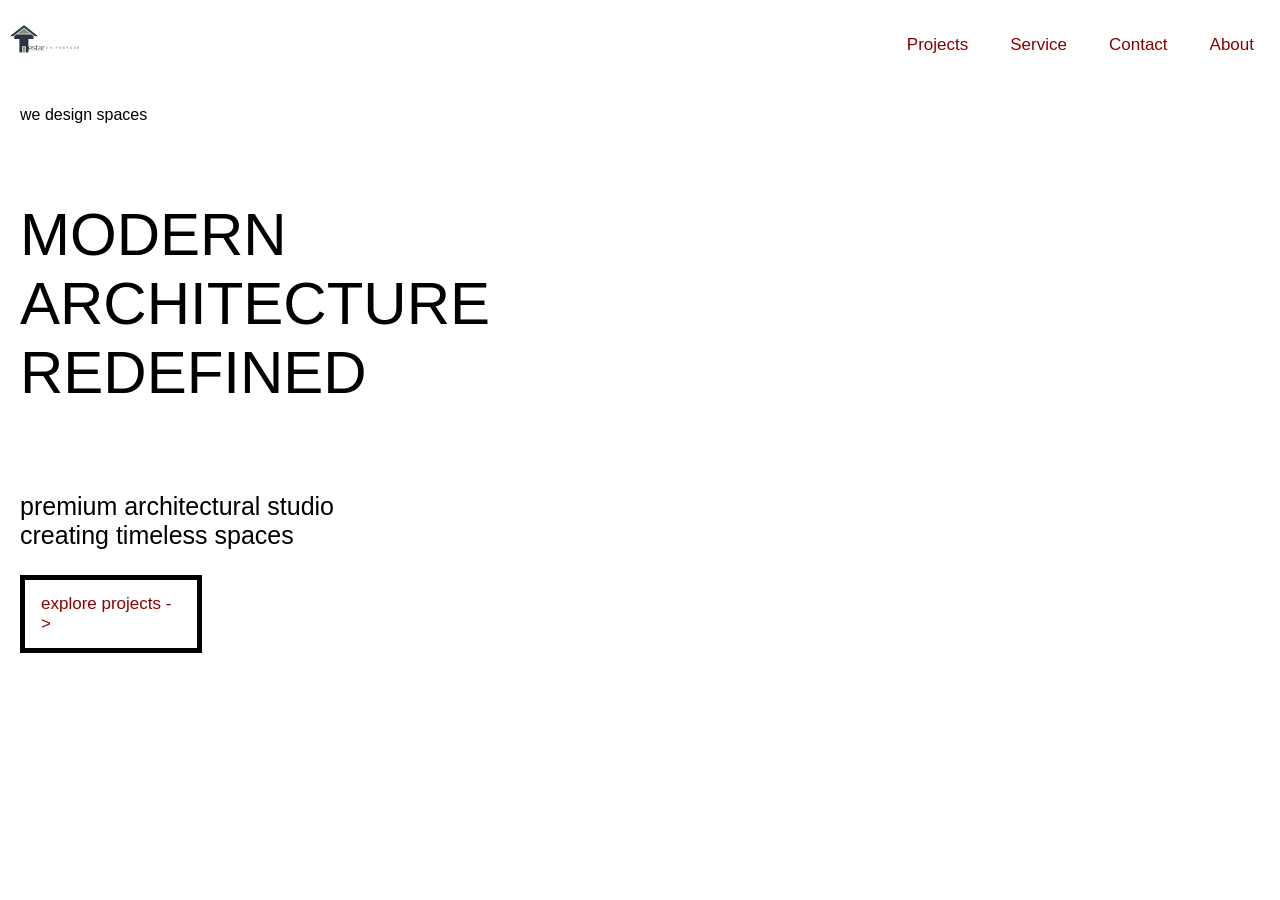
<file: index.html>
<!doctype html>
<html lang="en">
  <head>
    <meta charset="UTF-8" />
    <meta name="viewport" content="width=device-width, initial-scale=1.0" />

    <title>Estar Chitecture</title>
    <style>
      html, body {
  height: 100%;
  margin: 0;
}

body {
  background-image: url("https://images.pexels.com/photos/31592973/pexels-photo-31592973.jpeg");
  background-size: cover;
  background-repeat: no-repeat;
  background-position: center;
}
      .project {
        border: 5px solid black;
        width: 182px;
      }
     
    </style>
    <link rel="stylesheet" href="main.css" />

    <link rel="icon" href="chitecture-v.2-removebg-preview.png" />
  </head>

  <body>
    <div class="topnav">
      <img src="favicon-removebg-preview.png" class="logo" />

      <div class="nav-links">
        <a class="active" href="SMTH.html">Projects</a>
        <a href="comeon.html">Service</a>
        <a href="new.html">Contact</a>
        <a href="hi.html">About</a>
      </div>
    </div>
    <div style="display: flex; margin-left: 20px">
      <p class="subtitle">we design spaces</p>
    </div>

    <div class="modern" style="display: flex; flex-direction: row; margin-left: 20px">
      <p class="headline" style="font-size: 60px">
        MODERN <br />
        ARCHITECTURE <br />
        REDEFINED
      </p>
    </div>
    <div style="display: flex; margin-left: 20px">
      <p class="description" style="font-size: 25px">
        premium architectural studio <br />
        creating timeless spaces
      </p>
    </div>
    <div class="nav-links project" style="display: flex; margin-left: 20px">
      <a href="SMTH.html"> explore projects -> </a>
    </div>
  </body>
</html>
</file>
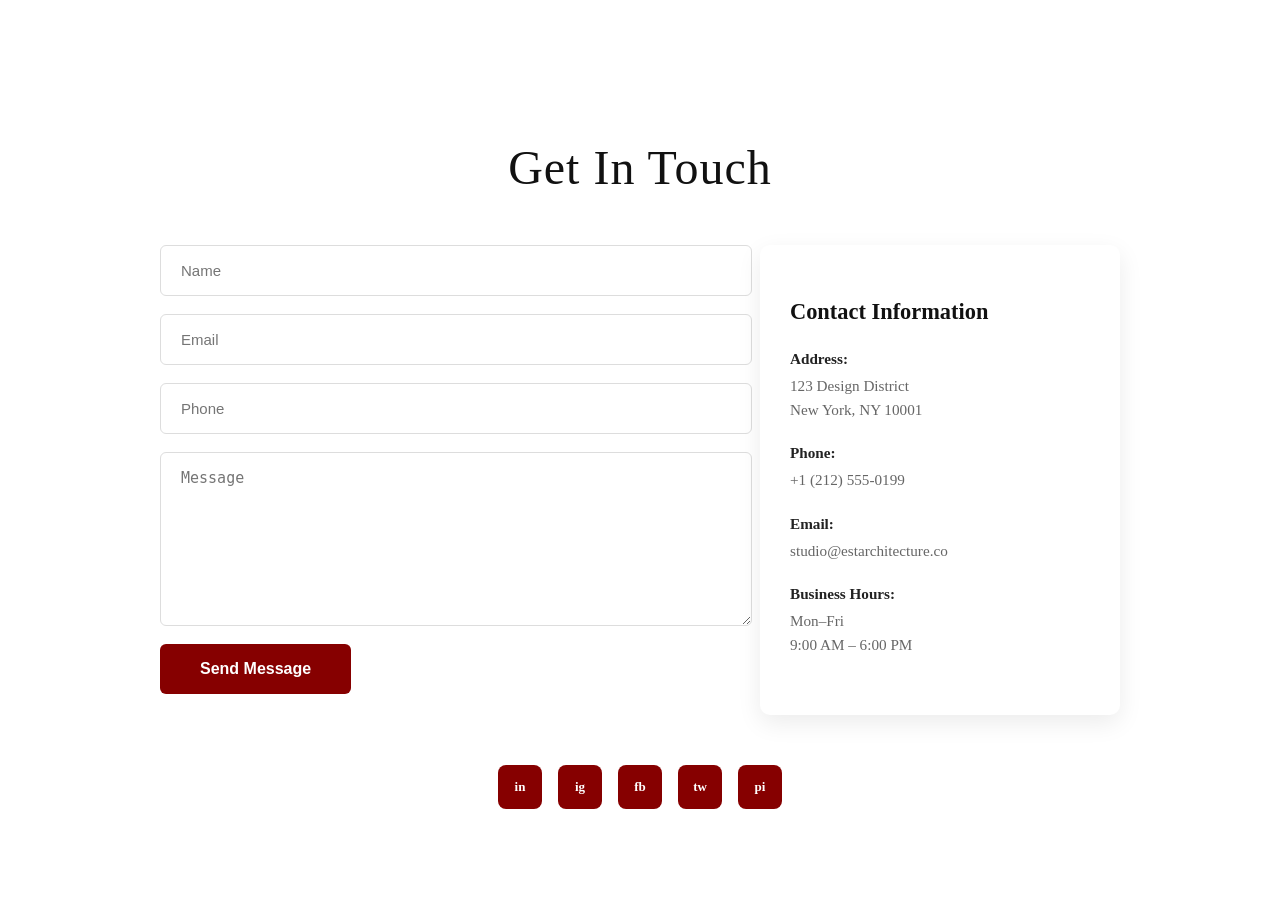
<file: new.html>
<!doctype html>
<html lang="en">
  <head>
    <meta charset="UTF-8" />
    <meta name="viewport" content="width=device-width, initial-scale=1.0" />
    <title>Document</title>
    <style>
      .contact-container {
        max-width: 1100px;
        margin: 0 auto;
        padding: 100px 40px 80px;
        text-align: center;
      }

      .contact-container h1 {
        font-size: 3rem;
        font-weight: 300;
        color: #111;
        margin-bottom: 50px;
        letter-spacing: 1px;
      }

      .contact-content {
        display: flex;
        gap: 50px;
        justify-content: center;
        align-items: flex-start;
        margin-bottom: 50px;
      }

      .contact-form-wrapper {
        flex: 1;
        max-width: 550px;
      }

      .contact-form {
        display: flex;
        flex-direction: column;
        gap: 18px;
      }

      .contact-form input,
      .contact-form textarea {
        width: 100%;
        padding: 16px 20px;
        border: 1px solid #ddd;
        border-radius: 6px;
        font-size: 15px;
        background: #fff;
        transition: all 0.3s ease;
      }

      .contact-form textarea {
        resize: vertical;
        min-height: 140px;
      }

      .contact-form input:focus,
      .contact-form textarea:focus {
        outline: none;
        border-color: #860000;
        box-shadow: 0 0 0 3px rgba(134, 0, 0, 0.08);
      }

      .submit-btn {
        padding: 16px 40px;
        background-color: #860000;
        color: #fff;
        border: none;
        border-radius: 6px;
        font-size: 16px;
        font-weight: 600;
        cursor: pointer;
        transition: all 0.3s ease;
        align-self: flex-start;
      }

      .submit-btn:hover {
        background-color: #660000;
        transform: translateY(-2px);
        box-shadow: 0 8px 20px rgba(134, 0, 0, 0.3);
      }

      .contact-info-card {
        flex: 0 0 300px;
        background: #fff;
        padding: 35px 30px;
        border-radius: 10px;
        box-shadow: 0 8px 25px rgba(0, 0, 0, 0.08);
        text-align: left;
      }

      .contact-info-card h2 {
        font-size: 1.4rem;
        color: #111;
        margin-bottom: 25px;
        font-weight: 600;
      }

      .info-item {
        margin-bottom: 22px;
      }

      .info-item strong {
        display: block;
        color: #222;
        font-size: 0.95rem;
        margin-bottom: 6px;
        font-weight: 600;
      }

      .info-item p {
        color: #666;
        font-size: 0.95rem;
        line-height: 1.6;
        margin: 0;
      }

      .social-media {
        display: flex;
        justify-content: center;
        gap: 16px;
        margin-top: 40px;
      }

      .social-link {
        width: 44px;
        height: 44px;
        background-color: #860000;
        color: #fff;
        display: flex;
        align-items: center;
        justify-content: center;
        border-radius: 8px;
        text-decoration: none;
        font-weight: 700;
        font-size: 13px;
        transition: all 0.3s ease;
      }

      .social-link:hover {
        background-color: #660000;
        transform: translateY(-3px);
      }
    </style>
  </head>
  <body>
    

    <div class="contact-container">
      <h1>Get In Touch</h1>

      <div class="contact-content">
        <div class="contact-form-wrapper">
          <form class="contact-form" action="#" method="POST">
            <input type="text" name="name" placeholder="Name" required />
            <input type="email" name="email" placeholder="Email" required />
            <input type="tel" name="phone" placeholder="Phone" />
            <textarea
              name="message"
              placeholder="Message"
              rows="5"
              required
            ></textarea>
            <button type="submit" class="submit-btn">Send Message</button>
          </form>
        </div>

        <div class="contact-info-card">
          <h2>Contact Information</h2>

          <div class="info-item">
            <strong>Address:</strong>
            <p>123 Design District<br />New York, NY 10001</p>
          </div>

          <div class="info-item">
            <strong>Phone:</strong>
            <p>+1 (212) 555-0199</p>
          </div>

          <div class="info-item">
            <strong>Email:</strong>
            <p>studio@estarchitecture.co</p>
          </div>

          <div class="info-item">
            <strong>Business Hours:</strong>
            <p>Mon–Fri<br />9:00 AM – 6:00 PM</p>
          </div>
        </div>
      </div>

      <div class="social-media">
        <a href="#" class="social-link">in</a>
        <a href="#" class="social-link">ig</a>
        <a href="#" class="social-link">fb</a>
        <a href="#" class="social-link">tw</a>
        <a href="#" class="social-link">pi</a>
      </div>
    </div>
  </body>
</html>
</file>
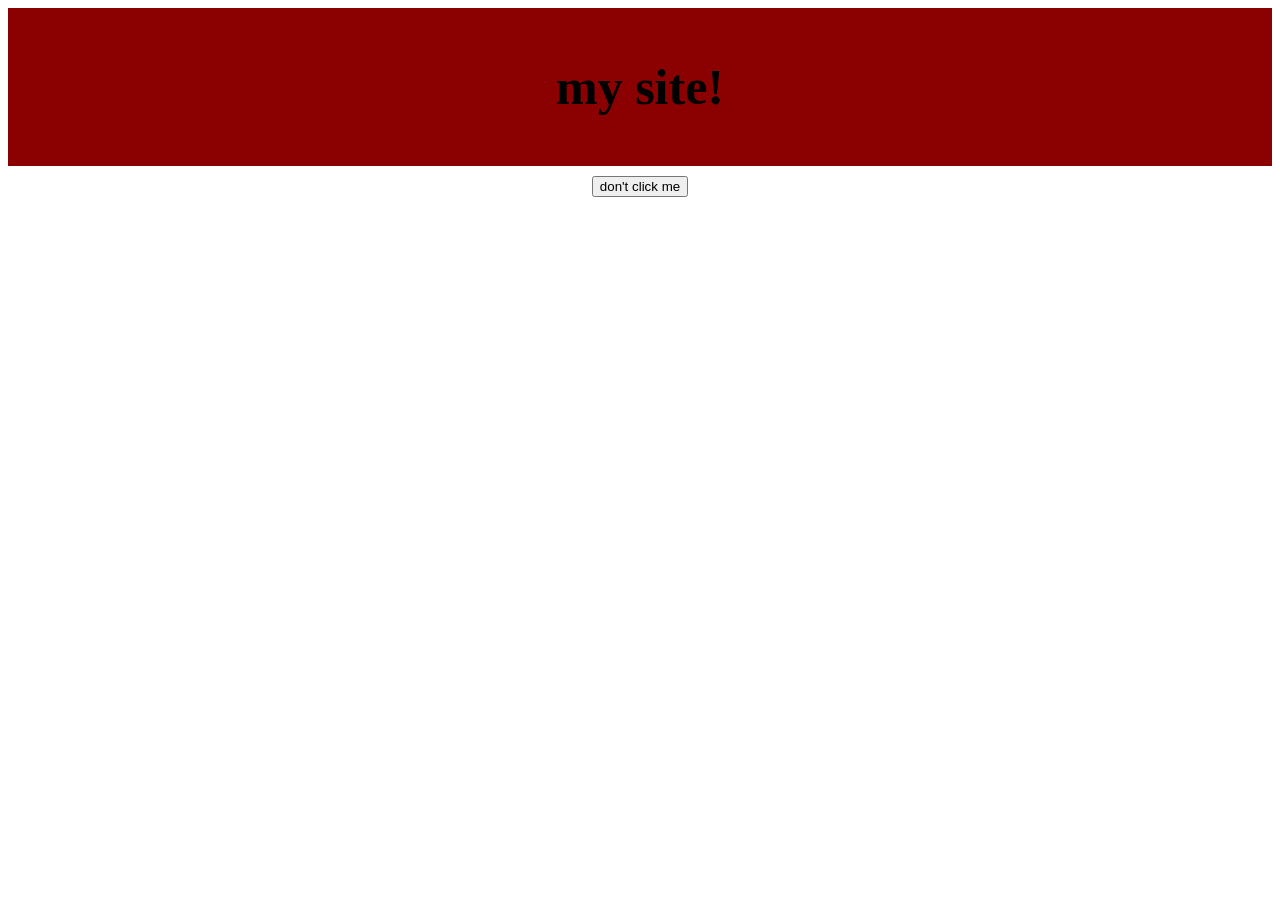
<file: smths.html>
<!DOCTYPE html>
<html lang="en">
<head>
    <meta charset="UTF-8">
    <meta name="viewport" content="width=device-width, initial-scale=1.0">
    <title>Document</title>

</head>
<body>
    <div style="display: flex; justify-content: center; background-color: darkred;">
        <p style="font-size: 50px; font-weight: bolder;">my site!</p>
    </div>
    <div style="display: flex; justify-content: center; position: relative; top: 10px;">
         <button onclick="window.location.href='http://127.0.0.1:5500/new.html'">don't click me</button>
    </div>
    <label for="b"></label>


   

</body>
</html>
</file>
<file: main.css>
* {
  box-sizing: border-box;
}

.modern {
    display: flex;
    flex-direction: row;
    margin-left: 20px;
}

.headline {
    font-size: 60px;
}

html,
body {
  margin: 0;
  padding: 0;
  overflow-x: hidden;
  font-family: Arial, Helvetica, sans-serif;
}



.topnav {
  display: flex;
  align-items: center;
  background-color: transparent;
  padding: 10px;
}

.logo {
  height: 70px;
}

.nav-links {
  margin-left: auto;
  display: flex;
  list-style-type: none;
  margin-top: 0px;

  flex-wrap: wrap;
  justify-content: center;
  gap: 10px;
}

.nav-links a {
  color: darkred;
  padding: 14px 16px;
  text-decoration: none;
  font-size: 17px;
  transition: all 0.2s ease;
}

.nav-links a:hover {
  background-color: #ffffff;
  color: black;
}

.nav-links a.active {
  color: #860000;
  border-bottom: 0px solid #04aa6d;
  background: transparent;
}

.project-card {
  display: flex;
  align-items: center;
  gap: 50px;
  max-width: 1400px;
  margin: 60px auto;
  padding: 0 20px;
  margin-top: 0px;
}

.img_description {
  width: 50%;
  flex-shrink: 0;
}

.img_description img {
  width: 100%;
  height: 500px;
  object-fit: cover;
  display: block;
  border-radius: 4px;
}

.text-align-projects {
  width: 50%;
  text-align: left;
  display: flex;
  flex-direction: column;
  justify-content: center;
  gap: 8px;
  margin-top: 0px;
}

.text-align-projects h3 {
  font-size: 2.5rem;
  font-weight: 700;
  margin: 0;
  color: #111;
  line-height: 1.2;
  margin-top: 0px;
}

.text-align-projects p {
  margin: 0;
  font-size: 1rem;
  line-height: 1.6;
  color: #444;
  margin-top: 0px;
}

.text-align-projects p:nth-child(2) {
  font-weight: 600;
  color: #333;
}

.text-align-projects p:nth-child(3) {
  color: #666;
  font-size: 0.95rem;
  margin-top: 0px;
}

.image-container {
  display: flex;
  gap: 30px;
  margin-bottom: 60px;
  flex-wrap: wrap;
  margin-top: 0px;
}

.image-container .image-item {
  flex: 1;
  min-width: 300px;
}

.image-container .image-item img {
  width: 100%;
  height: 350px;
  object-fit: cover;
  border-radius: 4px;
  display: block;
}

.image-container .image-info h4 {
  margin: 15px 0 8px 0;
  font-size: 18px;
  font-weight: 600;
}

.image-container .image-info .location,
.image-container .image-info .year {
  margin: 4px 0;
  font-size: 14px;
  color: #666;
}

@media (max-width: 768px) {
  .topnav {
    display: flex;
    flex-direction: column;
  
  }
  
  .nav-links {
align-items: center;
justify-content: center;
margin-left: 0px;

  }
   .headline {
        font-size: clamp(36px, 8vw, 60px);
    }

    .modern {
        margin-left: 10px;
    }

}
</file>
